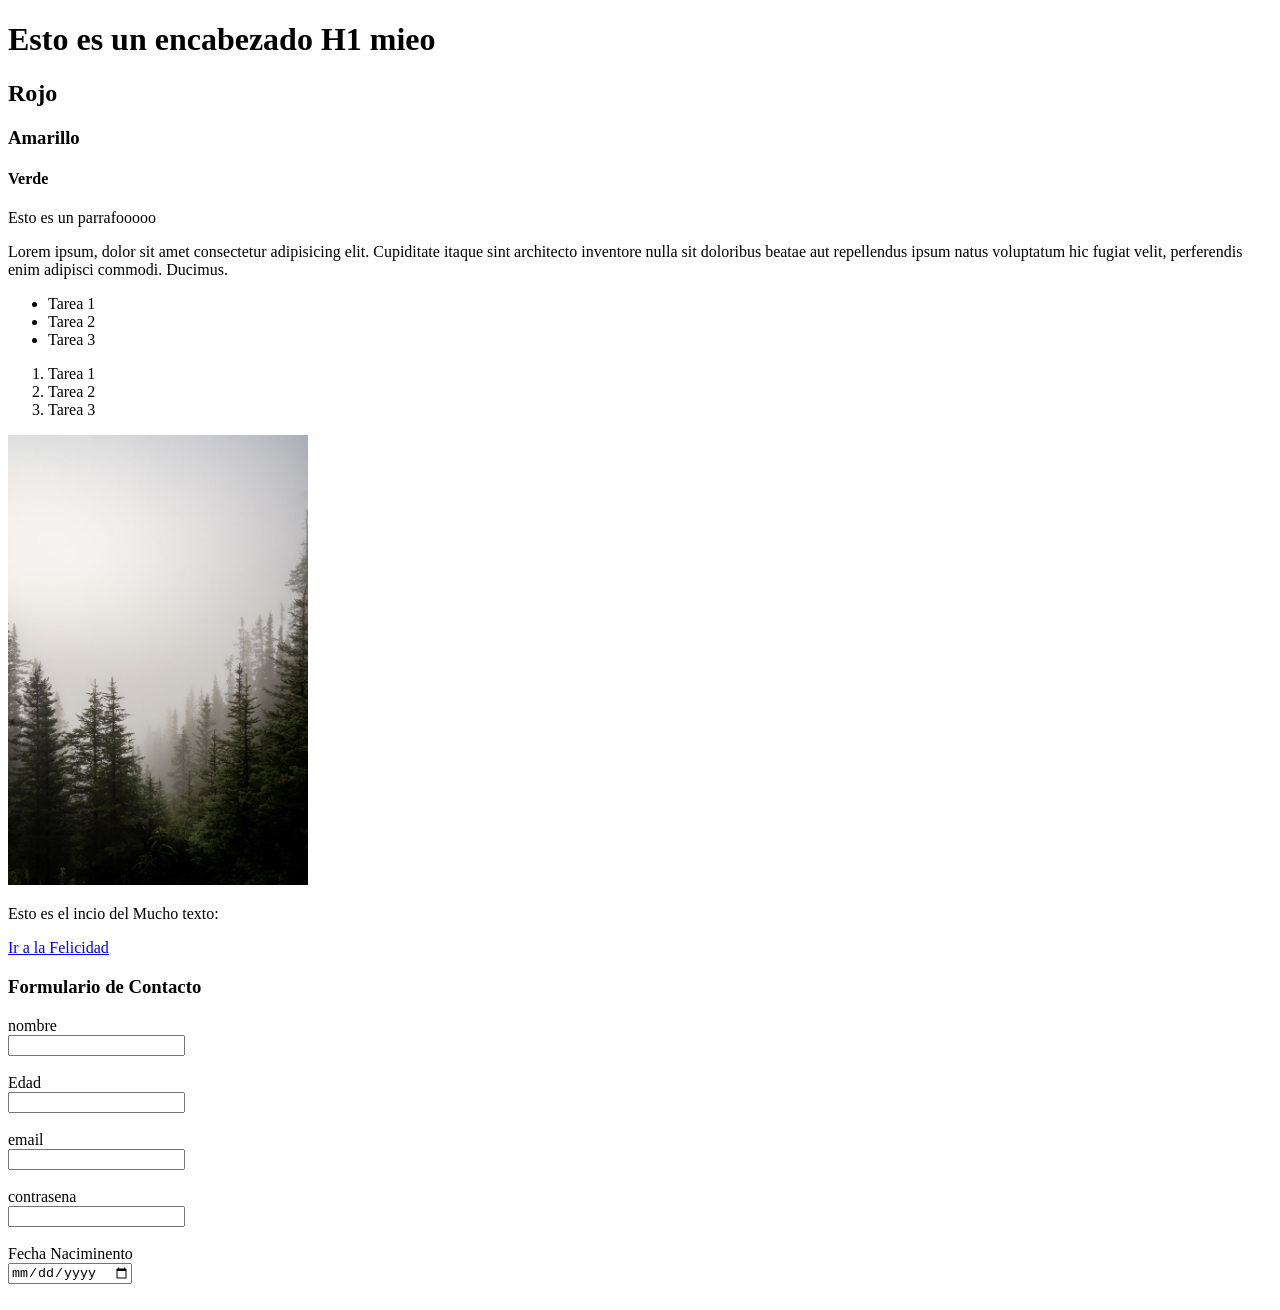
<file: Codigo Sem 2/index.html>
<!DOCTYPE html>
<html lang="en">
<head>
    <meta charset="UTF-8">
    <meta name="viewport" content="width=device-width, initial-scale=1.0">
    <title>Semana 2 Pruebas mieo</title>
</head>
<body>

    <!--Etiquteas H-->
    <h1>Esto es un encabezado H1 mieo</h1>
    <h2>Rojo</h2>
    <h3>Amarillo</h3>
    <h4>Verde</h4>

    <!--Parrafos :)-->
    <p>Esto es un parrafooooo</p>
    <p>Lorem ipsum, dolor sit amet consectetur adipisicing elit. Cupiditate itaque sint architecto inventore nulla sit doloribus beatae aut repellendus ipsum natus voluptatum hic fugiat velit, perferendis enim adipisci commodi. Ducimus.</p>

    <!-- Listas ordenadas -->
   <ul>
        <li>Tarea 1</li>
        <li>Tarea 2</li>
        <li>Tarea 3</li>
   </ul>

   <!-- Listas numeradas -->
   <ol>
        <li>Tarea 1</li>
        <li>Tarea 2</li>
        <li>Tarea 3</li>
   </ol>


   <!-- Imagen -->
   <img src="photo-1757642520329-b89ba3181784.avif" width="300" alt="Esto una Imagen de Pruebas">

   <!-- Parrafo y Enlace -->
   <p>Esto es el incio del Mucho texto:</p>  <a target ="_blank" href= "https://www.ferrari.com/es-CR">Ir a la Felicidad</a>

<!-- Formulario -->
<h3>Formulario de Contacto</h3>

<form action="" method="post">
    <label for="nombre">nombre</label> <br>
    <input type="text" required name = "nombre" id=nombre>   <br><br>

    <label for="edad">Edad</label> <br>
    <input type="edad" required name = "edad" id=edad> <br><br>

    <label for="email">email</label> <br>
    <input type="email" required email = "email" id=email> <br><br>

    <label for="contrasena">contrasena</label> <br>
    <input type="contrasena" required contrasena = "contrasena" id=contrasena> <br><br>

    <label for="fechaNac">Fecha Naciminento</label> <br>
    <input type="date" name = "fechaNac" id=fechaNac> <br><br>

    




</form>
    


</body>
</html>
</file>
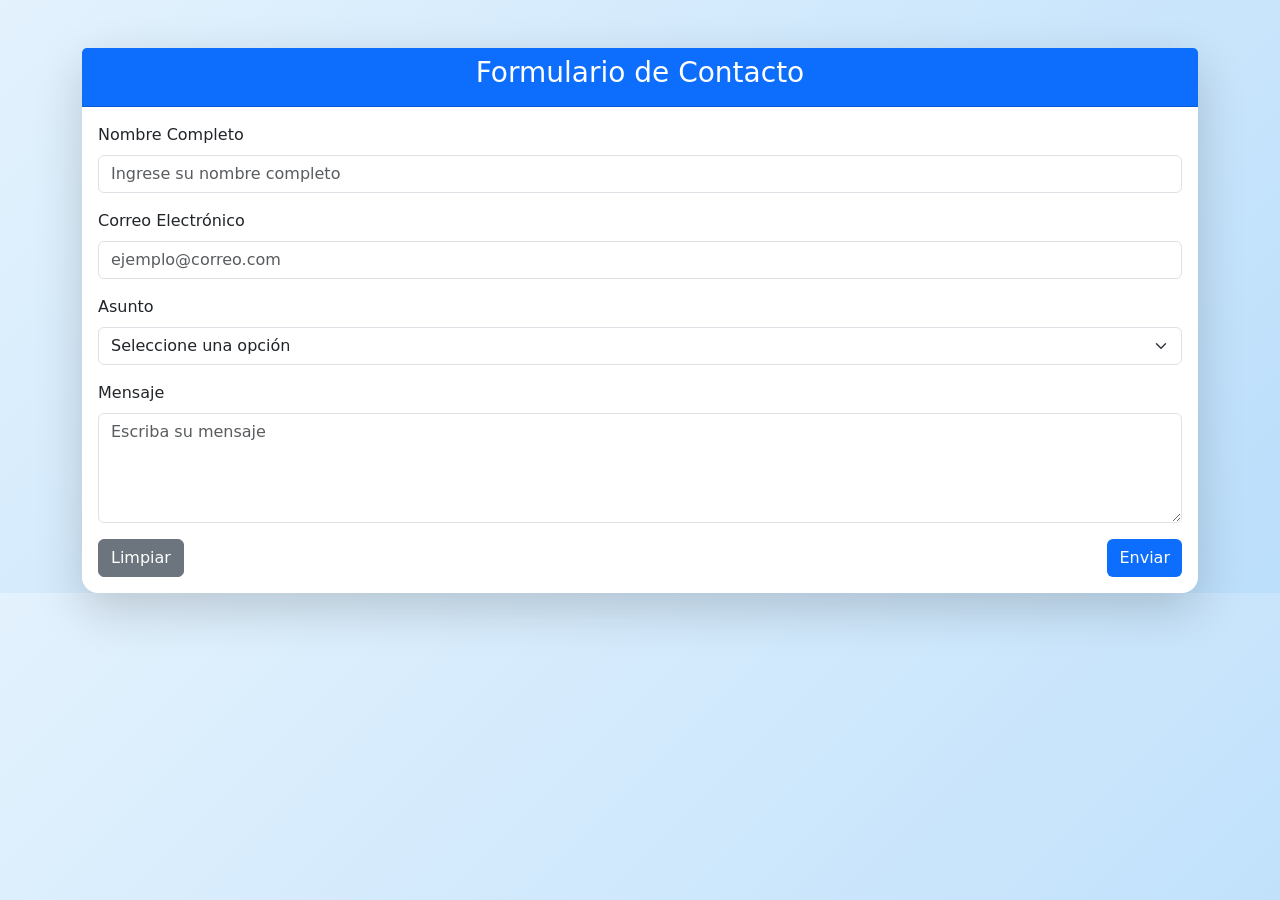
<file: JuanZamora_P2_JN/index.html>
<!DOCTYPE html>
<html lang="es">
<head>
  <meta charset="UTF-8">
  <meta name="viewport" content="width=device-width, initial-scale=1.0">
  <title>Formulario de Contacto</title>


  <link 
    href="https://cdn.jsdelivr.net/npm/bootstrap@5.3.0/dist/css/bootstrap.min.css" 
    rel="stylesheet">

  <link rel="stylesheet" href="assets/css/estilos.css">
</head>
<body class="bg-light">

  <div class="container mt-5">
    <div class="card shadow-lg border-0">
      <div class="card-header bg-primary text-white text-center">
        <h3>Formulario de Contacto</h3>
      </div>

      <div class="card-body">
        <form id="contactForm" novalidate>

        
          <div class="mb-3">
            <label for="nombre" class="form-label">Nombre Completo</label>
            <input type="text" class="form-control" id="nombre" placeholder="Ingrese su nombre completo">
          </div>

        
          <div class="mb-3">
            <label for="correo" class="form-label">Correo Electrónico</label>
            <input type="email" class="form-control" id="correo" placeholder="ejemplo@correo.com">
          </div>

   
          <div class="mb-3">
            <label for="asunto" class="form-label">Asunto</label>
            <select class="form-select" id="asunto">
              <option value="">Seleccione una opción</option>
              <option value="Consulta General">Consulta General</option>
              <option value="Soporte Técnico">Soporte Técnico</option>
              <option value="Sugerencia">Sugerencia</option>
              <option value="Otro">Otro</option>
            </select>
          </div>

          
          <div class="mb-3">
            <label for="mensaje" class="form-label">Mensaje</label>
            <textarea class="form-control" id="mensaje" rows="4" placeholder="Escriba su mensaje"></textarea>
          </div>

     
          <div class="d-flex justify-content-between">
            <button type="button" class="btn btn-secondary" id="btnLimpiar">Limpiar</button>
            <button type="submit" class="btn btn-primary">Enviar</button>
          </div>
        </form>

        <div id="vistaPrevia" class="alert alert-success mt-4 d-none">
          <h5 class="alert-heading">Vista Previa del Mensaje</h5>
          <p><strong>Nombre:</strong> <span id="prevNombre"></span></p>
          <p><strong>Correo:</strong> <span id="prevCorreo"></span></p>
          <p><strong>Asunto:</strong> <span id="prevAsunto"></span></p>
          <p><strong>Mensaje:</strong> <span id="prevMensaje"></span></p>
        </div>
      </div>
    </div>
  </div>


  <script src="https://cdn.jsdelivr.net/npm/bootstrap@5.3.0/dist/js/bootstrap.bundle.min.js"></script>

 
  <script src="assets/js/formularioContacto.js"></script>
</body>
</html>
</file>
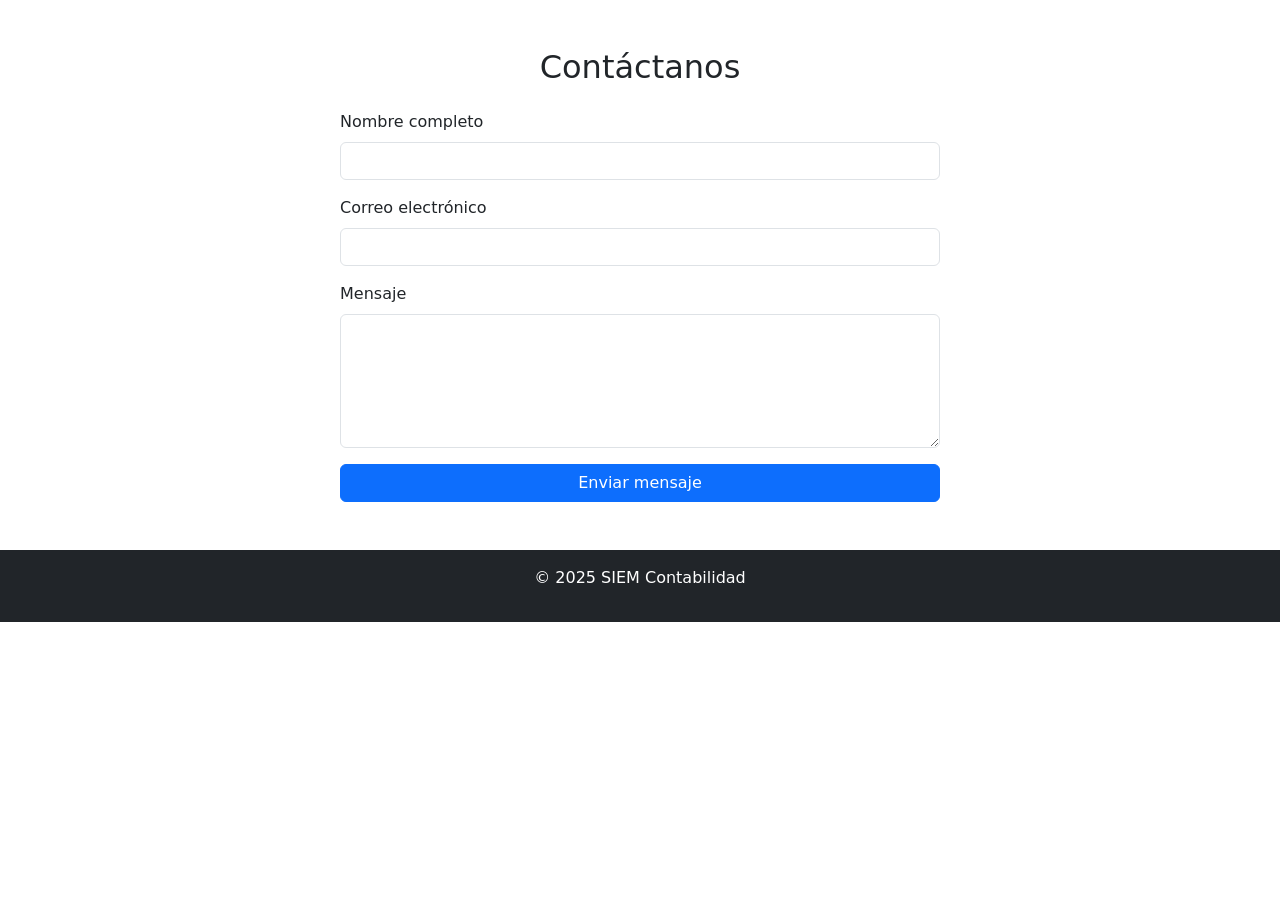
<file: Proyecto/contacto.html>
<!DOCTYPE html>
<html lang="es">
<head>
  <meta charset="UTF-8">
  <title>Contacto - SIEM</title>
  <link href="https://cdn.jsdelivr.net/npm/bootstrap@5.3.3/dist/css/bootstrap.min.css" rel="stylesheet">
</head>
<body>
  <?php include 'navbar.php'; ?>
  
  <section class="container py-5">
    <h2 class="text-center mb-4">Contáctanos</h2>
    <form action="procesar_contacto.php" method="POST" class="mx-auto" style="max-width: 600px;">
      <div class="mb-3">
        <label class="form-label">Nombre completo</label>
        <input type="text" class="form-control" name="nombre" required>
      </div>
      <div class="mb-3">
        <label class="form-label">Correo electrónico</label>
        <input type="email" class="form-control" name="correo" required>
      </div>
      <div class="mb-3">
        <label class="form-label">Mensaje</label>
        <textarea class="form-control" name="mensaje" rows="5" required></textarea>
      </div>
      <button type="submit" class="btn btn-primary w-100">Enviar mensaje</button>
    </form>
  </section>

  <footer class="bg-dark text-white text-center py-3">
    <p>© 2025 SIEM Contabilidad</p>
  </footer>
</body>
</html>
</file>
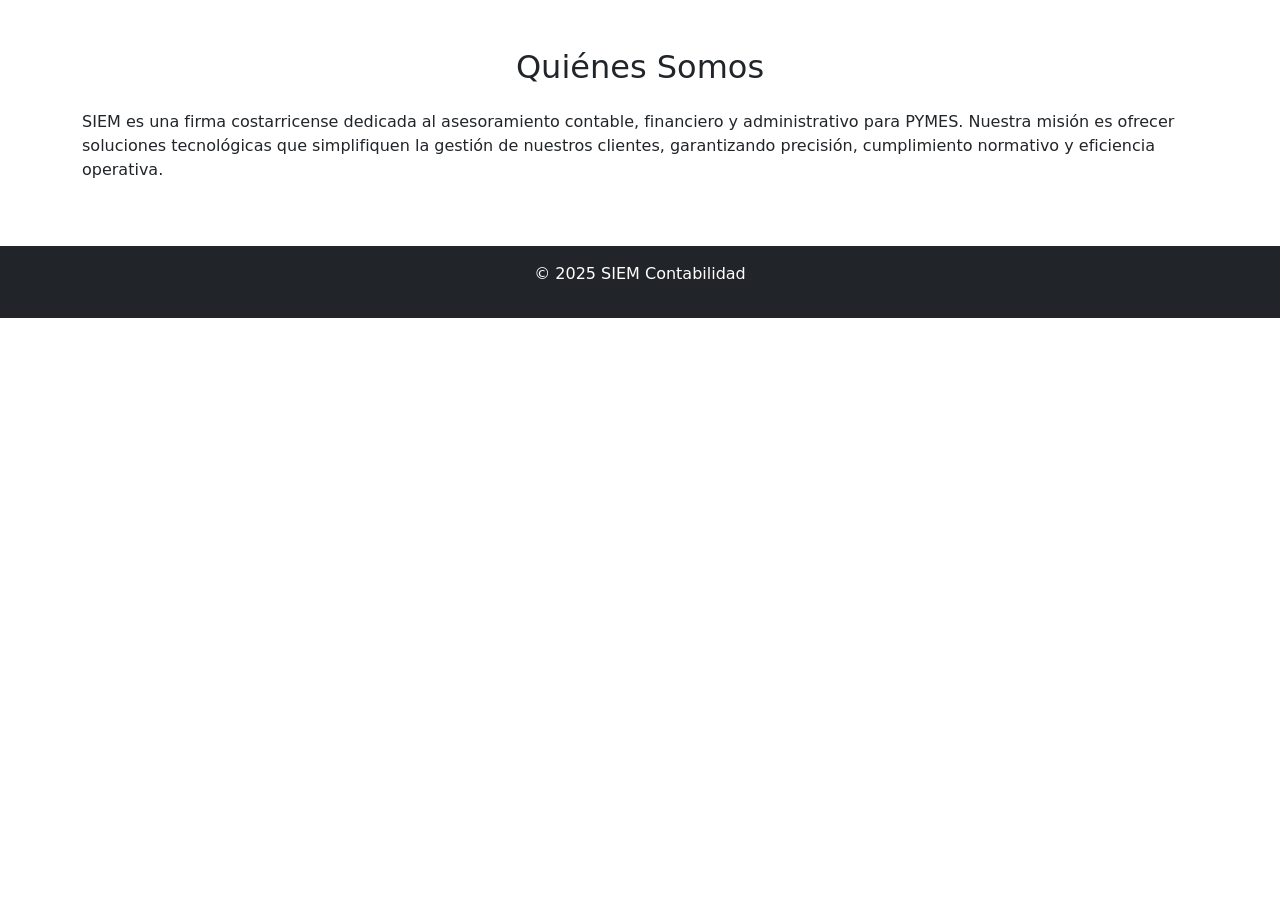
<file: Proyecto/quienes-somos.html>
<!DOCTYPE html>
<html lang="es">
<head>
  <meta charset="UTF-8">
  <title>Quiénes Somos - SIEM</title>
  <link href="https://cdn.jsdelivr.net/npm/bootstrap@5.3.3/dist/css/bootstrap.min.css" rel="stylesheet">
</head>
<body>
  <?php include 'navbar.php'; ?> <!-- si lo integras luego a PHP -->
  
  <section class="container py-5">
    <h2 class="text-center mb-4">Quiénes Somos</h2>
    <p>SIEM es una firma costarricense dedicada al asesoramiento contable, financiero y administrativo para PYMES. Nuestra misión es ofrecer soluciones tecnológicas que simplifiquen la gestión de nuestros clientes, garantizando precisión, cumplimiento normativo y eficiencia operativa.</p>
  </section>

  <footer class="bg-dark text-white text-center py-3">
    <p>© 2025 SIEM Contabilidad</p>
  </footer>
</body>
</html>
</file>
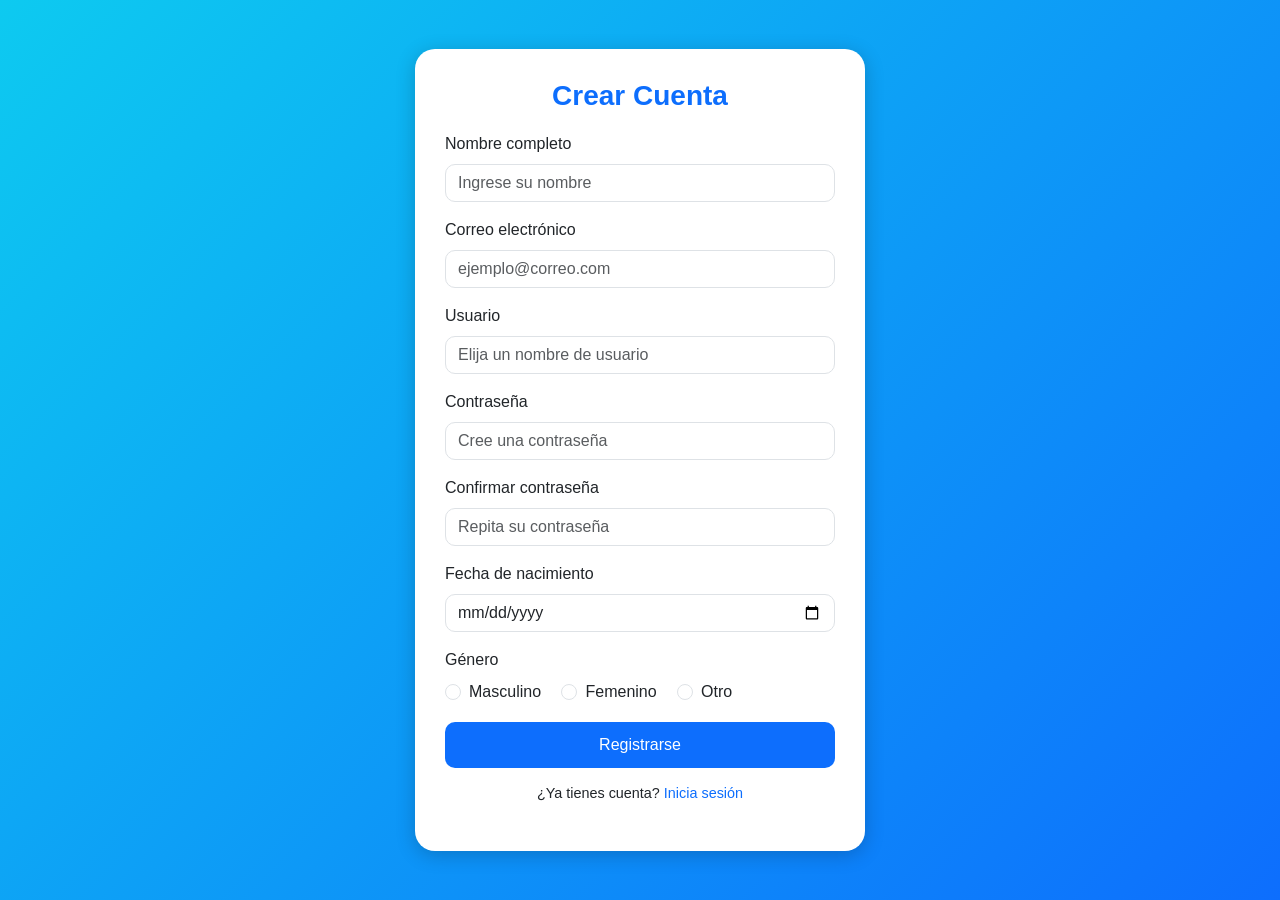
<file: Trabajo Cotidiano/registro.html>
<!DOCTYPE html>
<html lang="es">
<head>
  <meta charset="UTF-8">
  <title>Registro</title>
  <!-- Bootstrap -->
  <link href="https://cdn.jsdelivr.net/npm/bootstrap@5.3.2/dist/css/bootstrap.min.css" rel="stylesheet">

  <style>
    body {
      background: linear-gradient(135deg, #0dcaf0, #0d6efd); /* Celeste -> Azul */
      height: 100vh;
      display: flex;
      align-items: center;
      justify-content: center;
      font-family: 'Segoe UI', sans-serif;
    }

    .register-card {
      width: 100%;
      max-width: 450px;
      background: white;
      border-radius: 20px;
      box-shadow: 0px 4px 20px rgba(0,0,0,0.2);
      padding: 30px;
    }

    .register-card h3 {
      text-align: center;
      margin-bottom: 20px;
      color: #0d6efd;
      font-weight: bold;
    }

    .form-control, .form-select {
      border-radius: 10px;
    }

    .btn-register {
      background: #0d6efd;
      color: white;
      border-radius: 10px;
      padding: 10px;
      width: 100%;
      transition: 0.3s;
    }

    .btn-register:hover {
      background: #084298;
    }

    .extra-links {
      text-align: center;
      margin-top: 15px;
      font-size: 0.9em;
    }

    .extra-links a {
      color: #0d6efd;
      text-decoration: none;
    }

    .extra-links a:hover {
      text-decoration: underline;
    }
  </style>
</head>
<body>
  
  <div class="register-card">
    <h3>Crear Cuenta</h3>
    <form>
      <div class="mb-3">
        <label for="nombre" class="form-label">Nombre completo</label>
        <input type="text" class="form-control" id="nombre" placeholder="Ingrese su nombre">
      </div>
      <div class="mb-3">
        <label for="correo" class="form-label">Correo electrónico</label>
        <input type="email" class="form-control" id="correo" placeholder="ejemplo@correo.com">
      </div>
      <div class="mb-3">
        <label for="usuario" class="form-label">Usuario</label>
        <input type="text" class="form-control" id="usuario" placeholder="Elija un nombre de usuario">
      </div>
      <div class="mb-3">
        <label for="clave" class="form-label">Contraseña</label>
        <input type="password" class="form-control" id="clave" placeholder="Cree una contraseña">
      </div>
      <div class="mb-3">
        <label for="confirmar" class="form-label">Confirmar contraseña</label>
        <input type="password" class="form-control" id="confirmar" placeholder="Repita su contraseña">
      </div>
      <div class="mb-3">
        <label for="fecha" class="form-label">Fecha de nacimiento</label>
        <input type="date" class="form-control" id="fecha">
      </div>
      <div class="mb-3">
        <label class="form-label d-block">Género</label>
        <div class="form-check form-check-inline">
          <input class="form-check-input" type="radio" name="genero" id="masculino" value="masculino">
          <label class="form-check-label" for="masculino">Masculino</label>
        </div>
        <div class="form-check form-check-inline">
          <input class="form-check-input" type="radio" name="genero" id="femenino" value="femenino">
          <label class="form-check-label" for="femenino">Femenino</label>
        </div>
        <div class="form-check form-check-inline">
          <input class="form-check-input" type="radio" name="genero" id="otro" value="otro">
          <label class="form-check-label" for="otro">Otro</label>
        </div>
      </div>
      <button type="submit" class="btn btn-register">Registrarse</button>
    </form>
    <div class="extra-links">
      <p>¿Ya tienes cuenta? <a href="#">Inicia sesión</a></p>
    </div>
  </div>

  <!-- Bootstrap JS -->
  <script src="https://cdn.jsdelivr.net/npm/bootstrap@5.3.2/dist/js/bootstrap.bundle.min.js"></script>
</body>
</html>
</file>
<file: JuanZamora_P2_JN/assets/css/estilos.css>
body {
  background: linear-gradient(135deg, #e3f2fd, #bbdefb);
}

.card {
  border-radius: 1rem;
}

.btn-primary {
  background-color: #0d6efd;
  border: none;
}

.btn-primary:hover {
  background-color: #0b5ed7;
}
</file>
